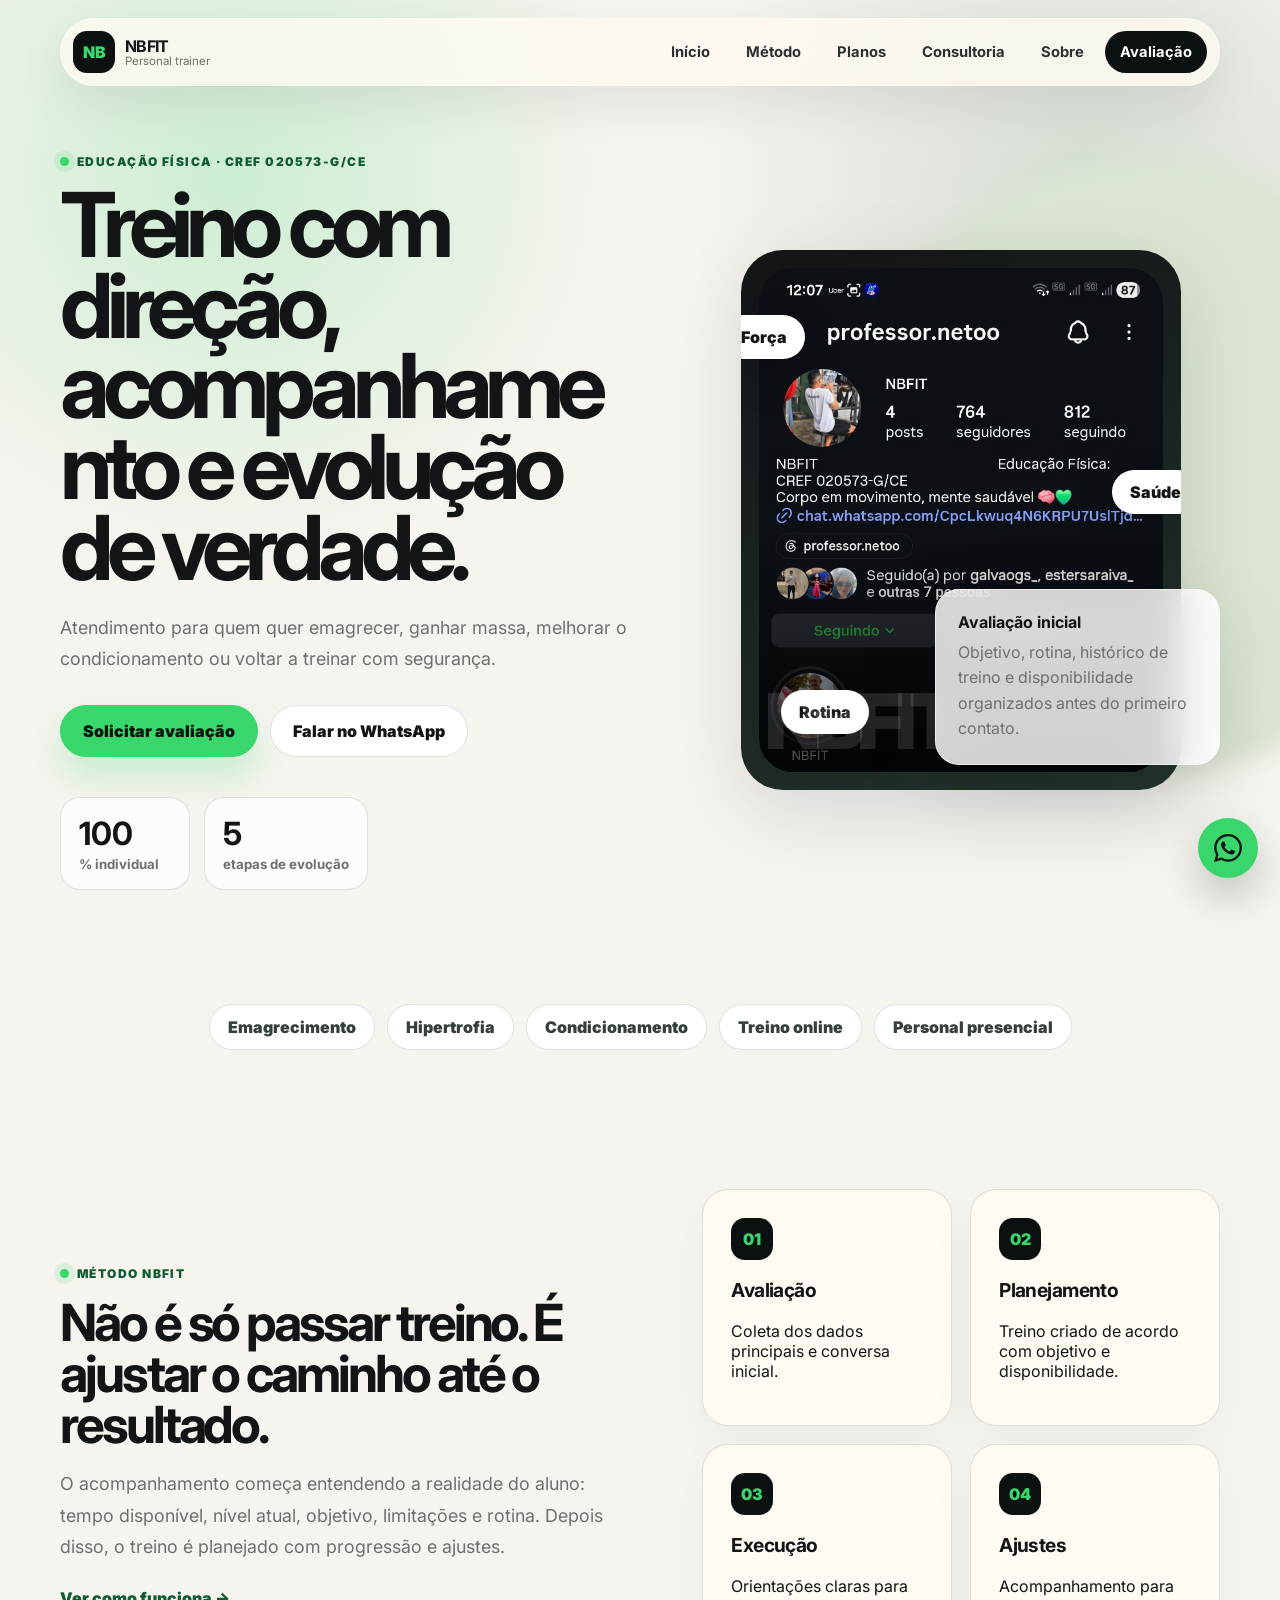
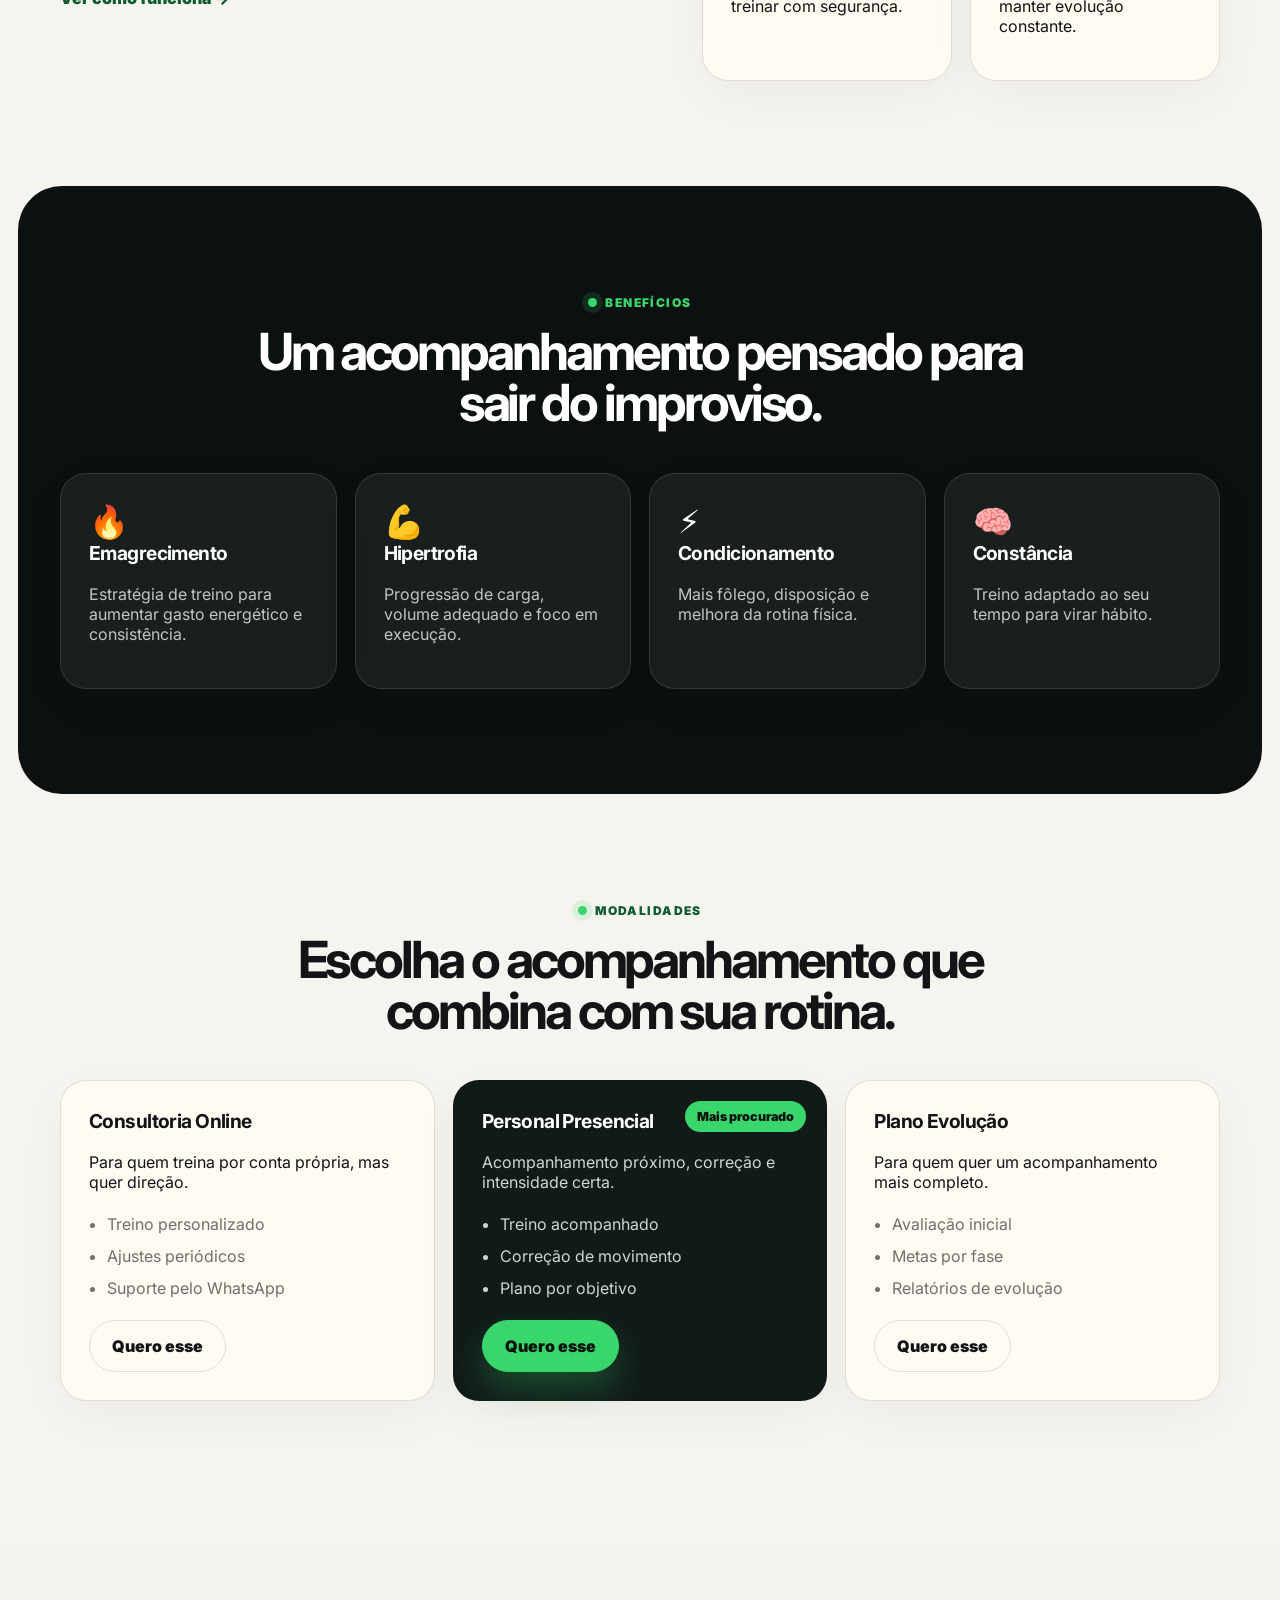
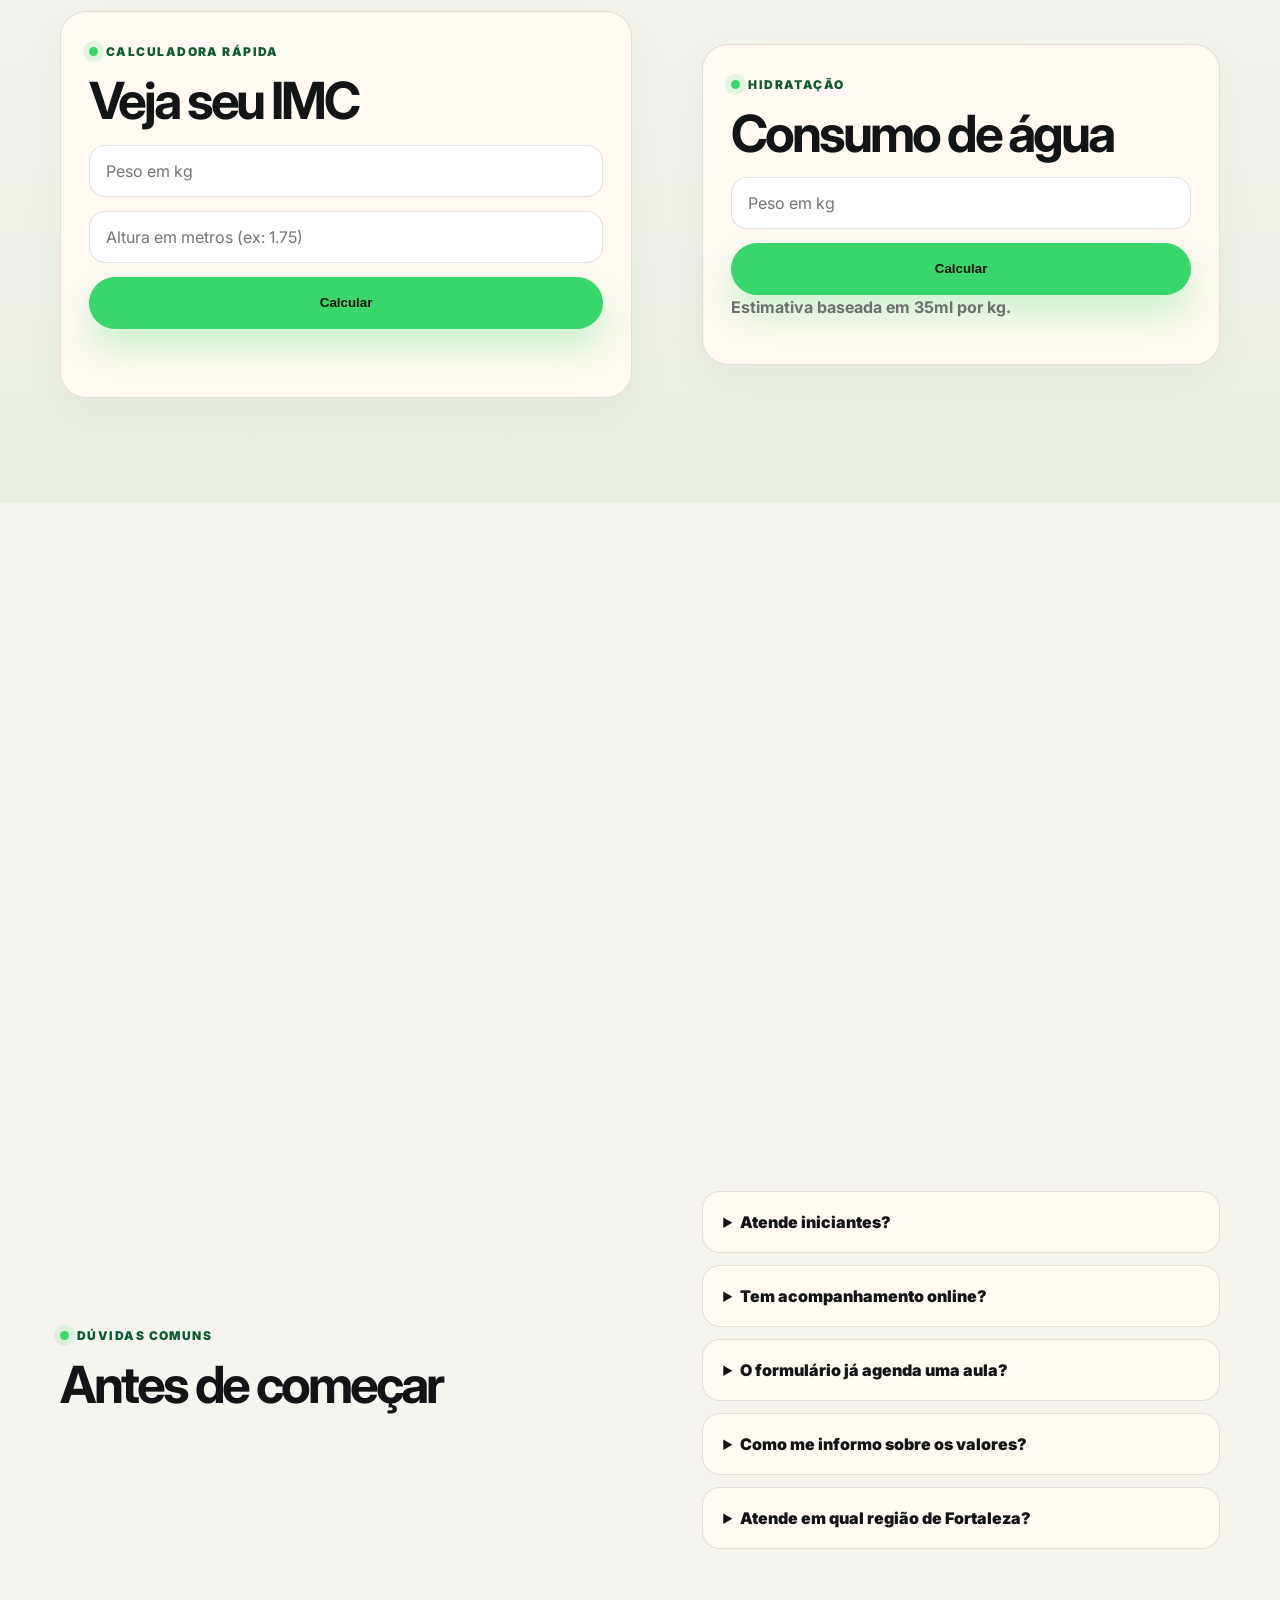
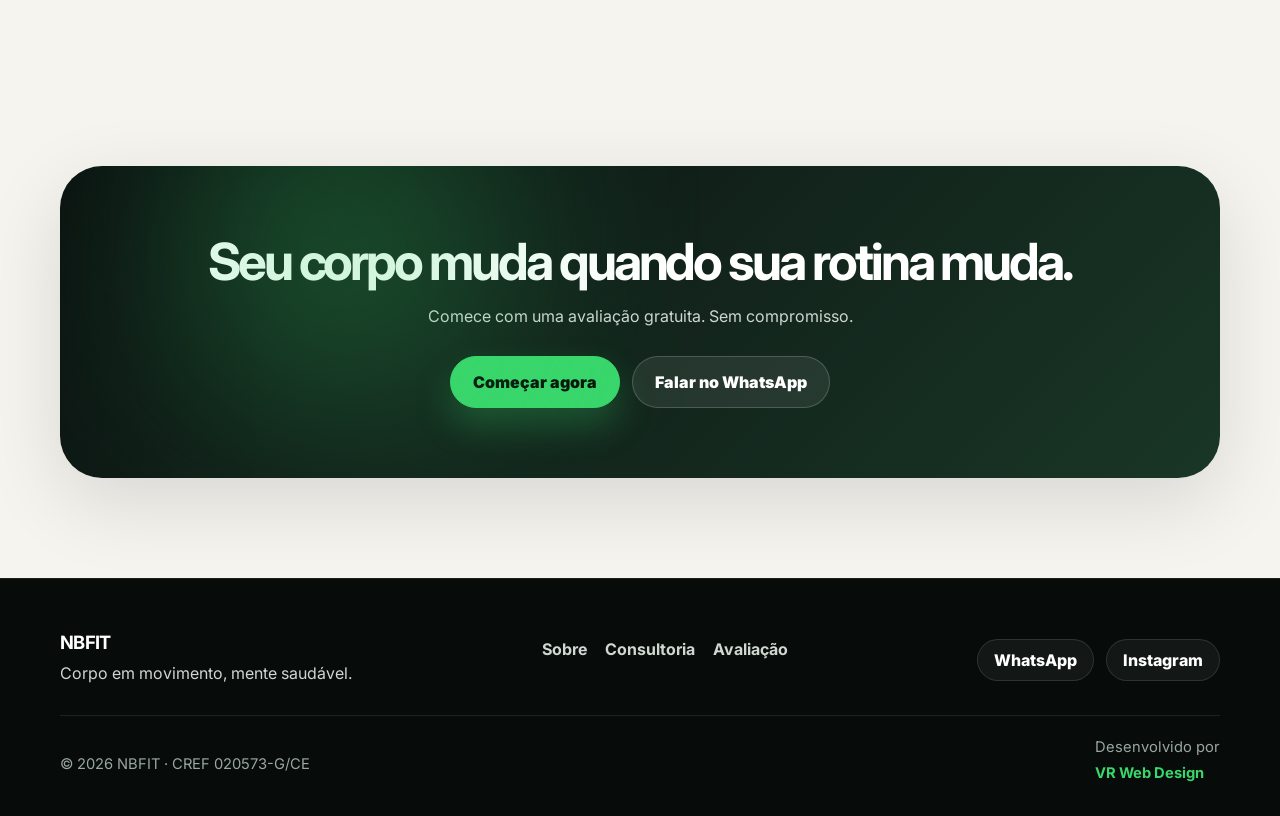
<file: nbfit-site/index.html>
<!DOCTYPE html>
<html lang="pt-BR">
<head>
  <meta charset="UTF-8" />
  <meta name="viewport" content="width=device-width, initial-scale=1.0" />
  <title>NBFIT | Personal Trainer em Fortaleza</title>
  <meta name="description" content="Treinamento personalizado presencial e online com Educador Físico registrado no CREF. Avaliação inicial via WhatsApp." />
  <meta property="og:title" content="NBFIT | Personal Trainer em Fortaleza" />
  <meta property="og:description" content="Treinamento personalizado com Educador Físico registrado no CREF. Avaliação inicial grátis via WhatsApp." />
  <meta property="og:type" content="website" />
  <link rel="preconnect" href="https://fonts.googleapis.com">
  <link rel="preconnect" href="https://fonts.gstatic.com" crossorigin>
  <link href="https://fonts.googleapis.com/css2?family=Inter:wght@400;500;600;700;800;900&display=swap" rel="stylesheet">
  <link rel="stylesheet" href="css/style.css" />
</head>
<body>
  <header class="site-header" data-header>
    <a class="brand" href="index.html" aria-label="NBFIT início">
      <span class="brand-mark">NB</span>
      <span><strong>NBFIT</strong><small>Personal trainer</small></span>
    </a>
    <button class="nav-toggle" data-nav-toggle aria-label="Abrir menu"><span></span><span></span><span></span></button>
    <nav class="nav" data-nav>
      <a href="#inicio">Início</a>
      <a href="#metodo">Método</a>
      <a href="#planos">Planos</a>
      <a href="consultoria.html">Consultoria</a>
      <a href="sobre.html">Sobre</a>
      <a href="avaliacao.html" class="nav-cta">Avaliação</a>
    </nav>
  </header>

  <main>
    <!-- HERO -->
    <section class="hero" id="inicio">
      <div class="hero-bg"></div>
      <div class="container hero-grid">
        <div class="hero-copy reveal">
          <span class="eyebrow">Educação Física · CREF 020573-G/CE</span>
          <h1>Treino com direção, acompanhamento e evolução de verdade.</h1>
          <p>Atendimento para quem quer emagrecer, ganhar massa, melhorar o condicionamento ou voltar a treinar com segurança.</p>
          <div class="hero-actions">
            <a class="btn primary" href="avaliacao.html">Solicitar avaliação</a>
            <a class="btn ghost" data-whatsapp-simple href="#">Falar no WhatsApp</a>
          </div>
          <div class="hero-stats" aria-label="Indicadores">
            <div><strong data-count="100">0</strong><span>% individual</span></div>
            <div><strong data-count="5">0</strong><span>etapas de evolução</span></div>
            
          </div>
        </div>

        <div class="hero-card reveal delay-1">
          <div class="profile-orbit">
            <div class="profile-photo"></div>
            <span class="orbit-item one">Força</span>
            <span class="orbit-item two">Saúde</span>
            <span class="orbit-item three">Rotina</span>
          </div>
          <div class="mini-panel glass">
            <strong>Avaliação inicial</strong>
            <p>Objetivo, rotina, histórico de treino e disponibilidade organizados antes do primeiro contato.</p>
          </div>
        </div>
      </div>
    </section>

    <!-- STRIP -->
    <section class="section logos-strip" aria-label="Especialidades">
      <div class="container strip-grid reveal">
        <span>Emagrecimento</span>
        <span>Hipertrofia</span>
        <span>Condicionamento</span>
        <span>Treino online</span>
        <span>Personal presencial</span>
      </div>
    </section>

    <!-- MÉTODO -->
    <section class="section" id="metodo">
      <div class="container two-col">
        <div class="section-copy reveal">
          <span class="eyebrow">Método NBFIT</span>
          <h2>Não é só passar treino. É ajustar o caminho até o resultado.</h2>
          <p>O acompanhamento começa entendendo a realidade do aluno: tempo disponível, nível atual, objetivo, limitações e rotina. Depois disso, o treino é planejado com progressão e ajustes.</p>
          <a href="consultoria.html" class="text-link">Ver como funciona →</a>
        </div>
        <div class="steps reveal delay-1">
          <article><span>01</span><h3>Avaliação</h3><p>Coleta dos dados principais e conversa inicial.</p></article>
          <article><span>02</span><h3>Planejamento</h3><p>Treino criado de acordo com objetivo e disponibilidade.</p></article>
          <article><span>03</span><h3>Execução</h3><p>Orientações claras para treinar com segurança.</p></article>
          <article><span>04</span><h3>Ajustes</h3><p>Acompanhamento para manter evolução constante.</p></article>
        </div>
      </div>
    </section>

    <!-- BENEFÍCIOS -->
    <section class="section dark-section">
      <div class="container">
        <div class="section-heading reveal">
          <span class="eyebrow">Benefícios</span>
          <h2>Um acompanhamento pensado para sair do improviso.</h2>
        </div>
        <div class="benefit-grid">
          <article class="benefit-card reveal"><span>🔥</span><h3>Emagrecimento</h3><p>Estratégia de treino para aumentar gasto energético e consistência.</p></article>
          <article class="benefit-card reveal delay-1"><span>💪</span><h3>Hipertrofia</h3><p>Progressão de carga, volume adequado e foco em execução.</p></article>
          <article class="benefit-card reveal delay-2"><span>⚡</span><h3>Condicionamento</h3><p>Mais fôlego, disposição e melhora da rotina física.</p></article>
          <article class="benefit-card reveal delay-3"><span>🧠</span><h3>Constância</h3><p>Treino adaptado ao seu tempo para virar hábito.</p></article>
        </div>
      </div>
    </section>

    <!-- PLANOS -->
    <section class="section" id="planos">
      <div class="container">
        <div class="section-heading reveal">
          <span class="eyebrow">Modalidades</span>
          <h2>Escolha o acompanhamento que combina com sua rotina.</h2>
        </div>
        <div class="pricing-grid">
          <article class="price-card reveal">
            <h3>Consultoria Online</h3>
            <p>Para quem treina por conta própria, mas quer direção.</p>
            <ul>
              <li>Treino personalizado</li>
              <li>Ajustes periódicos</li>
              <li>Suporte pelo WhatsApp</li>
            </ul>
            <a href="avaliacao.html?plano=consultoria-online" class="btn outline">Quero esse</a>
          </article>
          <article class="price-card featured reveal delay-1">
            <div class="badge">Mais procurado</div>
            <h3>Personal Presencial</h3>
            <p>Acompanhamento próximo, correção e intensidade certa.</p>
            <ul>
              <li>Treino acompanhado</li>
              <li>Correção de movimento</li>
              <li>Plano por objetivo</li>
            </ul>
            <a href="avaliacao.html?plano=personal-presencial" class="btn primary">Quero esse</a>
          </article>
          <article class="price-card reveal delay-2">
            <h3>Plano Evolução</h3>
            <p>Para quem quer um acompanhamento mais completo.</p>
            <ul>
              <li>Avaliação inicial</li>
              <li>Metas por fase</li>
              <li>Relatórios de evolução</li>
            </ul>
            <a href="avaliacao.html?plano=plano-evolucao" class="btn outline">Quero esse</a>
          </article>
        </div>
      </div>
    </section>

    <!-- FERRAMENTAS -->
    <section class="section tools-section">
      <div class="container tools-grid">
        <div class="tool-card reveal">
          <span class="eyebrow">Calculadora rápida</span>
          <h2>Veja seu IMC</h2>
          <form class="mini-form" data-imc-form>
            <input type="number" step="0.1" min="30" max="300" name="peso" placeholder="Peso em kg" required>
            <input type="number" step="0.01" min="1" max="2.5" name="altura" placeholder="Altura em metros (ex: 1.75)" required>
            <button class="btn primary" type="submit">Calcular</button>
          </form>
          <p class="result" data-imc-result></p>
        </div>
        <div class="tool-card reveal delay-1">
          <span class="eyebrow">Hidratação</span>
          <h2>Consumo de água</h2>
          <form class="mini-form" data-water-form>
            <input type="number" step="0.1" min="30" max="300" name="peso" placeholder="Peso em kg" required>
            <button class="btn primary" type="submit">Calcular</button>
          </form>
          <p class="result" data-water-result>Estimativa baseada em 35ml por kg.</p>
        </div>
      </div>
    </section>

    <!-- DEPOIMENTOS -->
    <section class="section testimonials-section">
      <div class="container">
        <div class="section-heading reveal">
          <span class="eyebrow">Resultados</span>
          <h2>Quem já treinou com o Professor Neto.</h2>
        </div>
        <div class="testimonial-grid">
          <blockquote class="testimonial-card reveal">
            <p>"Comecei sem saber nada de academia. Em 3 meses já tinha uma rotina real e os resultados apareceram."</p>
            <footer><strong>Aluno 1</strong><span>Emagrecimento</span></footer>
          </blockquote>
          <blockquote class="testimonial-card reveal delay-1">
            <p>"O treino online funcionou porque ele acompanha de verdade. Não é só mandar planilha e sumir."</p>
            <footer><strong>Aluno 2</strong><span>Consultoria Online</span></footer>
          </blockquote>
          <blockquote class="testimonial-card reveal delay-2">
            <p>"Voltei a treinar depois de anos parado. A evolução foi no ritmo certo, sem me machucar."</p>
            <footer><strong>Aluno 3</strong><span>Personal Presencial</span></footer>
          </blockquote>
        </div>
       
      </div>
    </section>

    <!-- FAQ -->
    <section class="section faq-section">
      <div class="container two-col">
        <div class="section-copy reveal">
          <span class="eyebrow">Dúvidas comuns</span>
          <h2>Antes de começar</h2>
        </div>
        <div class="faq reveal delay-1">
          <details>
            <summary>Atende iniciantes?</summary>
            <p>Sim. O treino pode começar do zero, respeitando seu nível atual e evoluindo no ritmo certo.</p>
          </details>
          <details>
            <summary>Tem acompanhamento online?</summary>
            <p>Sim. A consultoria online é indicada para quem treina em academia, condomínio ou em casa.</p>
          </details>
          <details>
            <summary>O formulário já agenda uma aula?</summary>
            <p>Não. Ele envia suas informações pelo WhatsApp para iniciar a avaliação e o Professor Neto retorna com o direcionamento.</p>
          </details>
          <details>
            <summary>Como me informo sobre os valores?</summary>
            <p>A proposta varia conforme modalidade, frequência e objetivo. O valor é informado após a avaliação.</p>
          </details>
          <details>
            <summary>Atende em qual região de Fortaleza?</summary>
            <p>Atendimento presencial em Fortaleza-CE. Para outras cidades, a consultoria online é a opção indicada.</p>
          </details>
        </div>
      </div>
    </section>

    <!-- CTA FINAL -->
    <section class="cta-final reveal">
      <div class="container cta-box">
        <h2>Seu corpo muda quando sua rotina muda.</h2>
        <p>Comece com uma avaliação gratuita. Sem compromisso.</p>
        <div class="cta-actions">
          <a class="btn primary" href="avaliacao.html">Começar agora</a>
          <a class="btn ghost" data-whatsapp-simple href="#">Falar no WhatsApp</a>
        </div>
      </div>
    </section>
  </main>

  <footer class="footer">
    <div class="container footer-content">
      <div class="footer-brand">
        <strong>NBFIT</strong>
        <p>Corpo em movimento, mente saudável.</p>
      </div>
      <nav class="footer-nav" aria-label="Links do rodapé">
        <a href="sobre.html">Sobre</a>
        <a href="consultoria.html">Consultoria</a>
        <a href="avaliacao.html">Avaliação</a>
      </nav>
      <div class="footer-contact">
        <a data-whatsapp-simple href="#">WhatsApp</a>
        <a href="https://www.instagram.com/professor.netoo" target="_blank" rel="noopener">Instagram</a>
      </div>
    </div>
    <div class="container footer-bottom">
      <span>© 2026 NBFIT · CREF 020573-G/CE</span>
      <span>Desenvolvido por <a href="https://portifolio-vrss.netlify.app" target="_blank" rel="noopener"><strong>VR Web Design</strong></a></span>
    </div>
  </footer>

  <a class="floating-whatsapp" data-whatsapp-simple href="#" aria-label="Falar no WhatsApp">
    <svg width="28" height="28" viewBox="0 0 24 24" fill="currentColor"><path d="M17.472 14.382c-.297-.149-1.758-.867-2.03-.967-.273-.099-.471-.148-.67.15-.197.297-.767.966-.94 1.164-.173.199-.347.223-.644.075-.297-.15-1.255-.463-2.39-1.475-.883-.788-1.48-1.761-1.653-2.059-.173-.297-.018-.458.13-.606.134-.133.298-.347.446-.52.149-.174.198-.298.298-.497.099-.198.05-.371-.025-.52-.075-.149-.669-1.612-.916-2.207-.242-.579-.487-.5-.669-.51-.173-.008-.371-.01-.57-.01-.198 0-.52.074-.792.372-.272.297-1.04 1.016-1.04 2.479 0 1.462 1.065 2.875 1.213 3.074.149.198 2.096 3.2 5.077 4.487.709.306 1.262.489 1.694.625.712.227 1.36.195 1.871.118.571-.085 1.758-.719 2.006-1.413.248-.694.248-1.289.173-1.413-.074-.124-.272-.198-.57-.347m-5.421 7.403h-.004a9.87 9.87 0 01-5.031-1.378l-.361-.214-3.741.982.998-3.648-.235-.374a9.86 9.86 0 01-1.51-5.26c.001-5.45 4.436-9.884 9.888-9.884 2.64 0 5.122 1.03 6.988 2.898a9.825 9.825 0 012.893 6.994c-.003 5.45-4.437 9.884-9.885 9.884m8.413-18.297A11.815 11.815 0 0012.05 0C5.495 0 .16 5.335.157 11.892c0 2.096.547 4.142 1.588 5.945L.057 24l6.305-1.654a11.882 11.882 0 005.683 1.448h.005c6.554 0 11.89-5.335 11.893-11.893a11.821 11.821 0 00-3.48-8.413Z"/></svg>
  </a>
  <script src="js/script.js"></script>
</body>
</html>
</file>
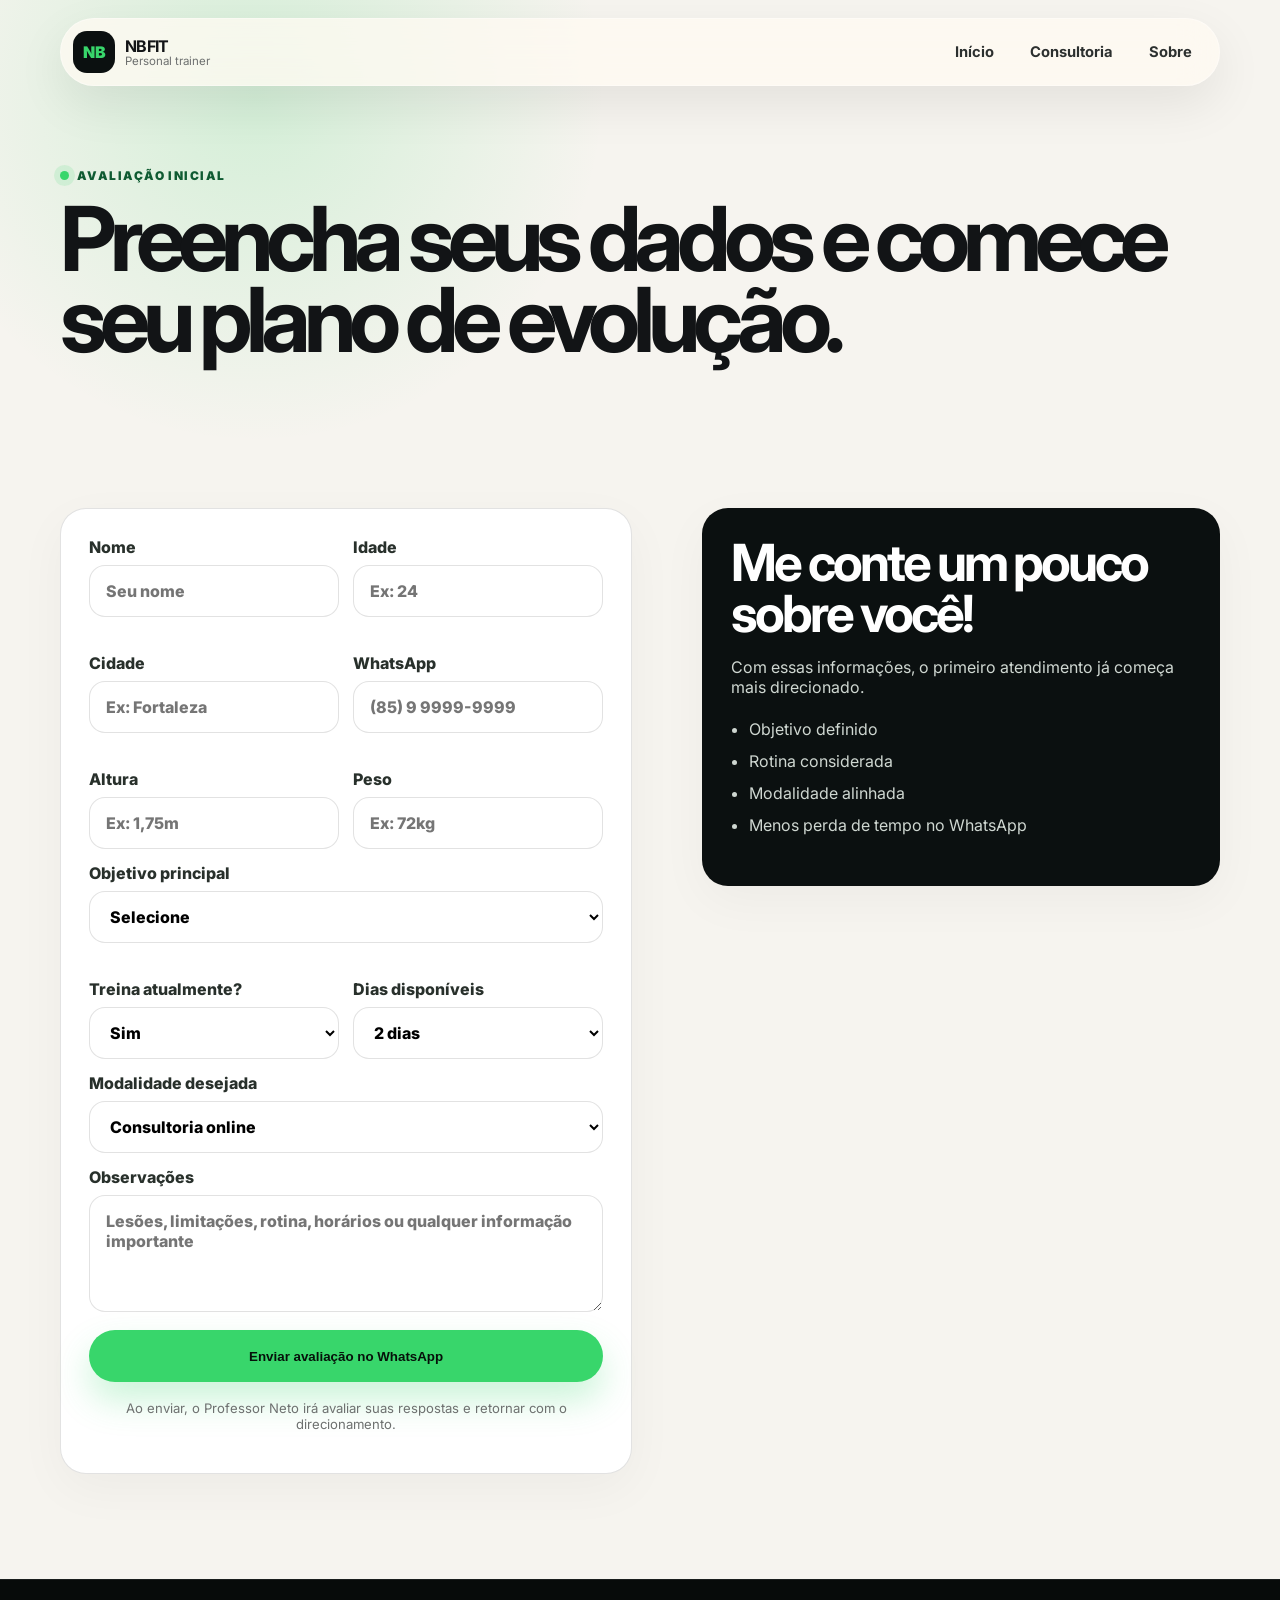
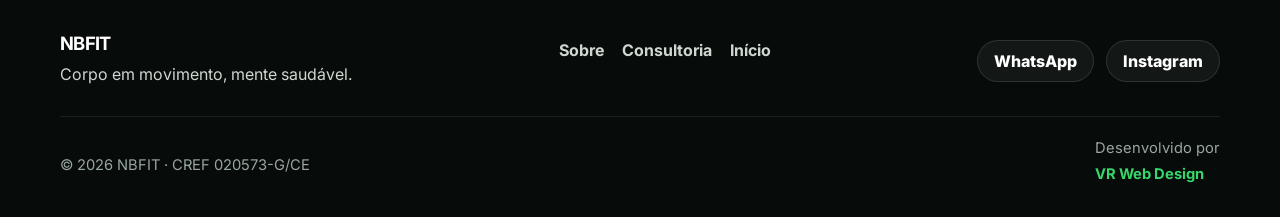
<file: nbfit-site/avaliacao.html>
<!DOCTYPE html>
<html lang="pt-BR">
<head>
  <meta charset="UTF-8" />
  <meta name="viewport" content="width=device-width, initial-scale=1.0" />
  <title>Avaliação | NBFIT</title>
  <meta name="description" content="Preencha seus dados e envie sua avaliação inicial direto para o WhatsApp do Professor Neto." />
  <link rel="preconnect" href="https://fonts.googleapis.com">
  <link rel="preconnect" href="https://fonts.gstatic.com" crossorigin>
  <link href="https://fonts.googleapis.com/css2?family=Inter:wght@400;500;600;700;800;900&display=swap" rel="stylesheet">
  <link rel="stylesheet" href="css/style.css" />
</head>
<body>
  <header class="site-header" data-header>
    <a class="brand" href="index.html" aria-label="NBFIT início">
      <span class="brand-mark">NB</span>
      <span><strong>NBFIT</strong><small>Personal trainer</small></span>
    </a>
    <button class="nav-toggle" data-nav-toggle aria-label="Abrir menu"><span></span><span></span><span></span></button>
    <nav class="nav" data-nav>
      <a href="index.html">Início</a>
      <a href="consultoria.html">Consultoria</a>
      <a href="sobre.html">Sobre</a>
    </nav>
  </header>

  <main>
    <section class="page-hero compact">
      <div class="container reveal">
        <span class="eyebrow">Avaliação inicial</span>
        <h1>Preencha seus dados e comece seu plano de evolução.</h1>
        
      </div>
    </section>

    <section class="section form-section">
      <div class="container form-layout">
        <form class="assessment-form reveal" data-assessment-form novalidate>
          <div class="form-row">
            <label>Nome
              <input name="nome" required placeholder="Seu nome" autocomplete="name">
              <span class="field-error" data-error-for="nome"></span>
            </label>
            <label>Idade
              <input type="number" name="idade" required placeholder="Ex: 24" min="12" max="100">
              <span class="field-error" data-error-for="idade"></span>
            </label>
          </div>
          <div class="form-row">
            <label>Cidade
              <input name="cidade" placeholder="Ex: Fortaleza" autocomplete="address-level2">
            </label>
            <label>WhatsApp
              <input name="telefone" placeholder="(85) 9 9999-9999" inputmode="tel" autocomplete="tel">
              <span class="field-error" data-error-for="telefone"></span>
            </label>
          </div>
          <div class="form-row">
            <label>Altura
              <input name="altura" placeholder="Ex: 1,75m">
            </label>
            <label>Peso
              <input name="peso" placeholder="Ex: 72kg">
            </label>
          </div>
          <label>Objetivo principal
            <select name="objetivo" required>
              <option value="">Selecione</option>
              <option>Emagrecimento</option>
              <option>Ganho de massa muscular</option>
              <option>Condicionamento físico</option>
              <option>Saúde e qualidade de vida</option>
              <option>Voltar a treinar</option>
              <option>Outro</option>
            </select>
            <span class="field-error" data-error-for="objetivo"></span>
          </label>
          <div class="form-row">
            <label>Treina atualmente?
              <select name="treina">
                <option>Sim</option>
                <option>Não</option>
                <option>Estou voltando agora</option>
              </select>
            </label>
            <label>Dias disponíveis
              <select name="dias">
                <option>2 dias</option>
                <option>3 dias</option>
                <option>4 dias</option>
                <option>5 dias ou mais</option>
              </select>
            </label>
          </div>
          <label>Modalidade desejada
            <select name="modalidade">
              <option>Consultoria online</option>
              <option>Personal presencial</option>
              <option>Plano evolução</option>
              <option>Ainda não sei</option>
            </select>
          </label>
          <label>Observações
            <textarea name="obs" rows="5" placeholder="Lesões, limitações, rotina, horários ou qualquer informação importante"></textarea>
          </label>
          <button class="btn primary full" type="submit">
            <span class="btn-text">Enviar avaliação no WhatsApp</span>
          </button>
          <p class="form-disclaimer">Ao enviar, o Professor Neto irá avaliar suas respostas e retornar com o direcionamento.</p>
        </form>

        <aside class="form-aside reveal delay-1">
          <h2>Me conte um pouco sobre você!</h2>
          <p>Com essas informações, o primeiro atendimento já começa mais direcionado.</p>
          <ul>
            <li>Objetivo definido</li>
            <li>Rotina considerada</li>
            <li>Modalidade alinhada</li>
            <li>Menos perda de tempo no WhatsApp</li>
          </ul>
        </aside>
      </div>
    </section>
  </main>

  <footer class="footer">
    <div class="container footer-content">
      <div class="footer-brand">
        <strong>NBFIT</strong>
        <p>Corpo em movimento, mente saudável.</p>
      </div>
      <nav class="footer-nav" aria-label="Links do rodapé">
        <a href="sobre.html">Sobre</a>
        <a href="consultoria.html">Consultoria</a>
        <a href="index.html">Início</a>
      </nav>
      <div class="footer-contact">
        <a data-whatsapp-simple href="#">WhatsApp</a>
        <a href="https://www.instagram.com/professor.netoo" target="_blank" rel="noopener">Instagram</a>
      </div>
    </div>
    <div class="container footer-bottom">
      <span>© 2026 NBFIT · CREF 020573-G/CE</span>
      <span>Desenvolvido por <a href="https://portifolio-vrss.netlify.app" target="_blank" rel="noopener"><strong>VR Web Design</strong></a></span>
    </div>
  </footer>
  <script src="js/script.js"></script>
</body>
</html>
</file>
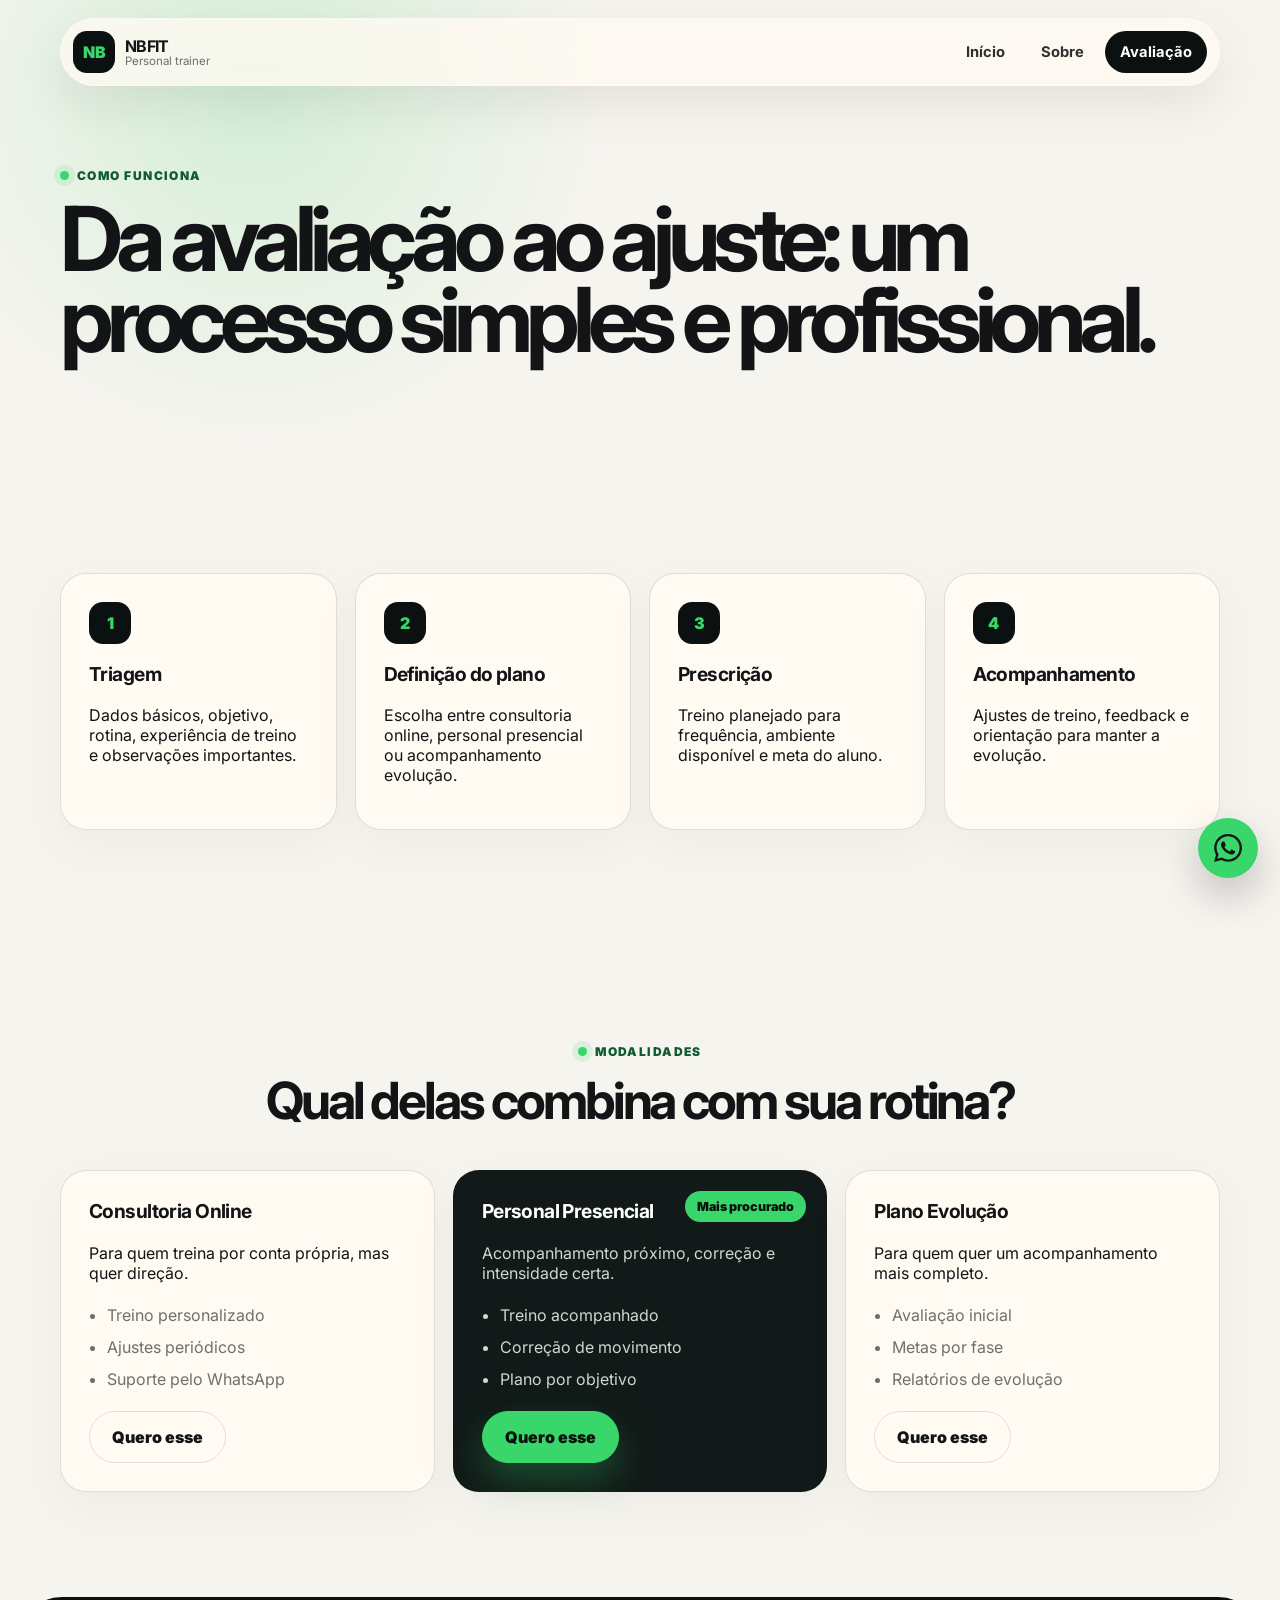
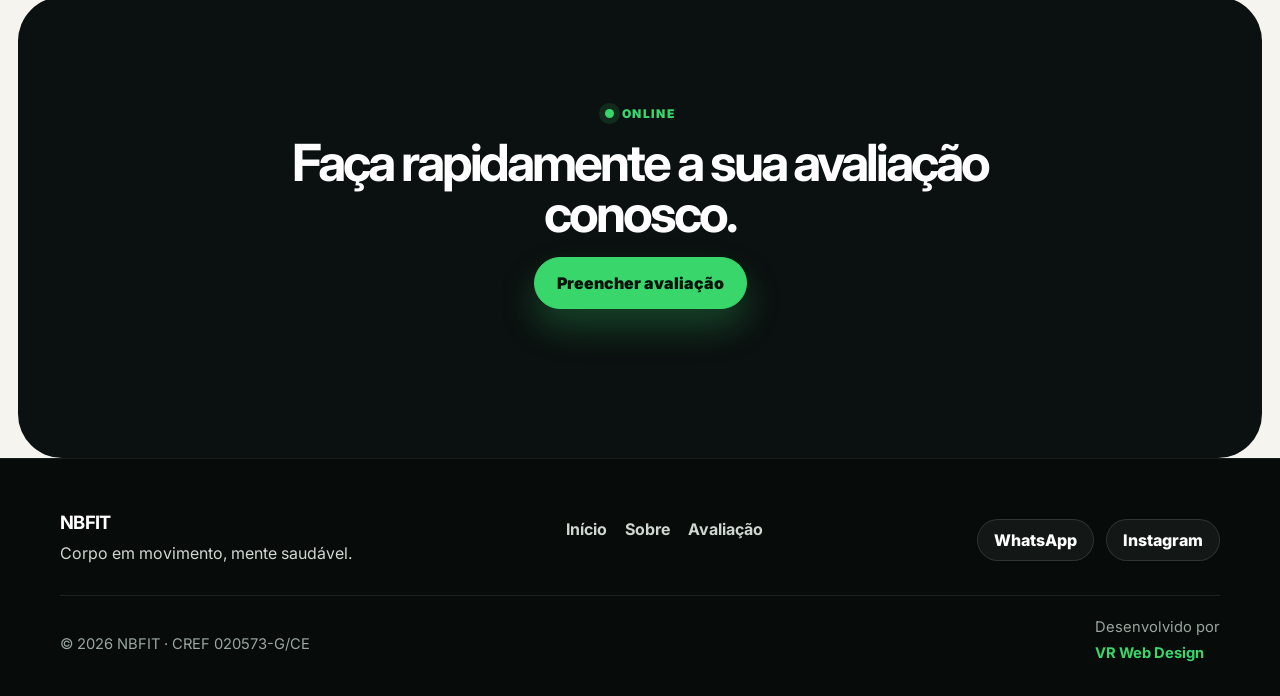
<file: nbfit-site/consultoria.html>
<!DOCTYPE html>
<html lang="pt-BR">
<head>
  <meta charset="UTF-8" />
  <meta name="viewport" content="width=device-width, initial-scale=1.0" />
  <title>Consultoria | NBFIT</title>
  <meta name="description" content="Veja como funciona o acompanhamento NBFIT, da triagem inicial ao ajuste contínuo do treino." />
  <link rel="preconnect" href="https://fonts.googleapis.com">
  <link rel="preconnect" href="https://fonts.gstatic.com" crossorigin>
  <link href="https://fonts.googleapis.com/css2?family=Inter:wght@400;500;600;700;800;900&display=swap" rel="stylesheet">
  <link rel="stylesheet" href="css/style.css" />
</head>
<body>
  <header class="site-header" data-header>
    <a class="brand" href="index.html" aria-label="NBFIT início">
      <span class="brand-mark">NB</span>
      <span><strong>NBFIT</strong><small>Personal trainer</small></span>
    </a>
    <button class="nav-toggle" data-nav-toggle aria-label="Abrir menu"><span></span><span></span><span></span></button>
    <nav class="nav" data-nav>
      <a href="index.html">Início</a>
      <a href="sobre.html">Sobre</a>
      <a href="avaliacao.html" class="nav-cta">Avaliação</a>
    </nav>
  </header>

  <main>
    <section class="page-hero compact">
      <div class="container reveal">
        <span class="eyebrow">Como funciona</span>
        <h1>Da avaliação ao ajuste: um processo simples e profissional.</h1>
      </div>
    </section>

    <section class="section">
      <div class="container timeline">
        <article class="reveal"><span>1</span><h3>Triagem</h3><p>Dados básicos, objetivo, rotina, experiência de treino e observações importantes.</p></article>
        <article class="reveal delay-1"><span>2</span><h3>Definição do plano</h3><p>Escolha entre consultoria online, personal presencial ou acompanhamento evolução.</p></article>
        <article class="reveal delay-2"><span>3</span><h3>Prescrição</h3><p>Treino planejado para frequência, ambiente disponível e meta do aluno.</p></article>
        <article class="reveal delay-3"><span>4</span><h3>Acompanhamento</h3><p>Ajustes de treino, feedback e orientação para manter a evolução.</p></article>
      </div>
    </section>

    <section class="section">
      <div class="container">
        <div class="section-heading reveal">
          <span class="eyebrow">Modalidades</span>
          <h2>Qual delas combina com sua rotina?</h2>
        </div>
        <div class="pricing-grid">
          <article class="price-card reveal">
            <h3>Consultoria Online</h3>
            <p>Para quem treina por conta própria, mas quer direção.</p>
            <ul>
              <li>Treino personalizado</li>
              <li>Ajustes periódicos</li>
              <li>Suporte pelo WhatsApp</li>
            </ul>
            <a href="avaliacao.html?plano=consultoria-online" class="btn outline">Quero esse</a>
          </article>
          <article class="price-card featured reveal delay-1">
            <div class="badge">Mais procurado</div>
            <h3>Personal Presencial</h3>
            <p>Acompanhamento próximo, correção e intensidade certa.</p>
            <ul>
              <li>Treino acompanhado</li>
              <li>Correção de movimento</li>
              <li>Plano por objetivo</li>
            </ul>
            <a href="avaliacao.html?plano=personal-presencial" class="btn primary">Quero esse</a>
          </article>
          <article class="price-card reveal delay-2">
            <h3>Plano Evolução</h3>
            <p>Para quem quer um acompanhamento mais completo.</p>
            <ul>
              <li>Avaliação inicial</li>
              <li>Metas por fase</li>
              <li>Relatórios de evolução</li>
            </ul>
            <a href="avaliacao.html?plano=plano-evolucao" class="btn outline">Quero esse</a>
          </article>
        </div>
      </div>
    </section>

    <section class="section dark-section">
      <div class="container section-heading reveal">
        <span class="eyebrow">Online</span>
        <h2>Faça rapidamente a sua avaliação conosco.</h2>
        <a class="btn primary" href="avaliacao.html">Preencher avaliação</a>
      </div>
    </section>
  </main>

  <footer class="footer">
    <div class="container footer-content">
      <div class="footer-brand">
        <strong>NBFIT</strong>
        <p>Corpo em movimento, mente saudável.</p>
      </div>
      <nav class="footer-nav" aria-label="Links do rodapé">
        <a href="index.html">Início</a>
        <a href="sobre.html">Sobre</a>
        <a href="avaliacao.html">Avaliação</a>
      </nav>
      <div class="footer-contact">
        <a data-whatsapp-simple href="#">WhatsApp</a>
        <a href="https://www.instagram.com/professor.netoo" target="_blank" rel="noopener">Instagram</a>
      </div>
    </div>
    <div class="container footer-bottom">
      <span>© 2026 NBFIT · CREF 020573-G/CE</span>
      <span>Desenvolvido por <a href="https://portifolio-vrss.netlify.app" target="_blank" rel="noopener"><strong>VR Web Design</strong></a></span>
    </div>
  </footer>
  <a class="floating-whatsapp" data-whatsapp-simple href="#" aria-label="Falar no WhatsApp">
    <svg width="28" height="28" viewBox="0 0 24 24" fill="currentColor"><path d="M17.472 14.382c-.297-.149-1.758-.867-2.03-.967-.273-.099-.471-.148-.67.15-.197.297-.767.966-.94 1.164-.173.199-.347.223-.644.075-.297-.15-1.255-.463-2.39-1.475-.883-.788-1.48-1.761-1.653-2.059-.173-.297-.018-.458.13-.606.134-.133.298-.347.446-.52.149-.174.198-.298.298-.497.099-.198.05-.371-.025-.52-.075-.149-.669-1.612-.916-2.207-.242-.579-.487-.5-.669-.51-.173-.008-.371-.01-.57-.01-.198 0-.52.074-.792.372-.272.297-1.04 1.016-1.04 2.479 0 1.462 1.065 2.875 1.213 3.074.149.198 2.096 3.2 5.077 4.487.709.306 1.262.489 1.694.625.712.227 1.36.195 1.871.118.571-.085 1.758-.719 2.006-1.413.248-.694.248-1.289.173-1.413-.074-.124-.272-.198-.57-.347m-5.421 7.403h-.004a9.87 9.87 0 01-5.031-1.378l-.361-.214-3.741.982.998-3.648-.235-.374a9.86 9.86 0 01-1.51-5.26c.001-5.45 4.436-9.884 9.888-9.884 2.64 0 5.122 1.03 6.988 2.898a9.825 9.825 0 012.893 6.994c-.003 5.45-4.437 9.884-9.885 9.884m8.413-18.297A11.815 11.815 0 0012.05 0C5.495 0 .16 5.335.157 11.892c0 2.096.547 4.142 1.588 5.945L.057 24l6.305-1.654a11.882 11.882 0 005.683 1.448h.005c6.554 0 11.89-5.335 11.893-11.893a11.821 11.821 0 00-3.48-8.413Z"/></svg>
  </a>
  <script src="js/script.js"></script>
</body>
</html>
</file>
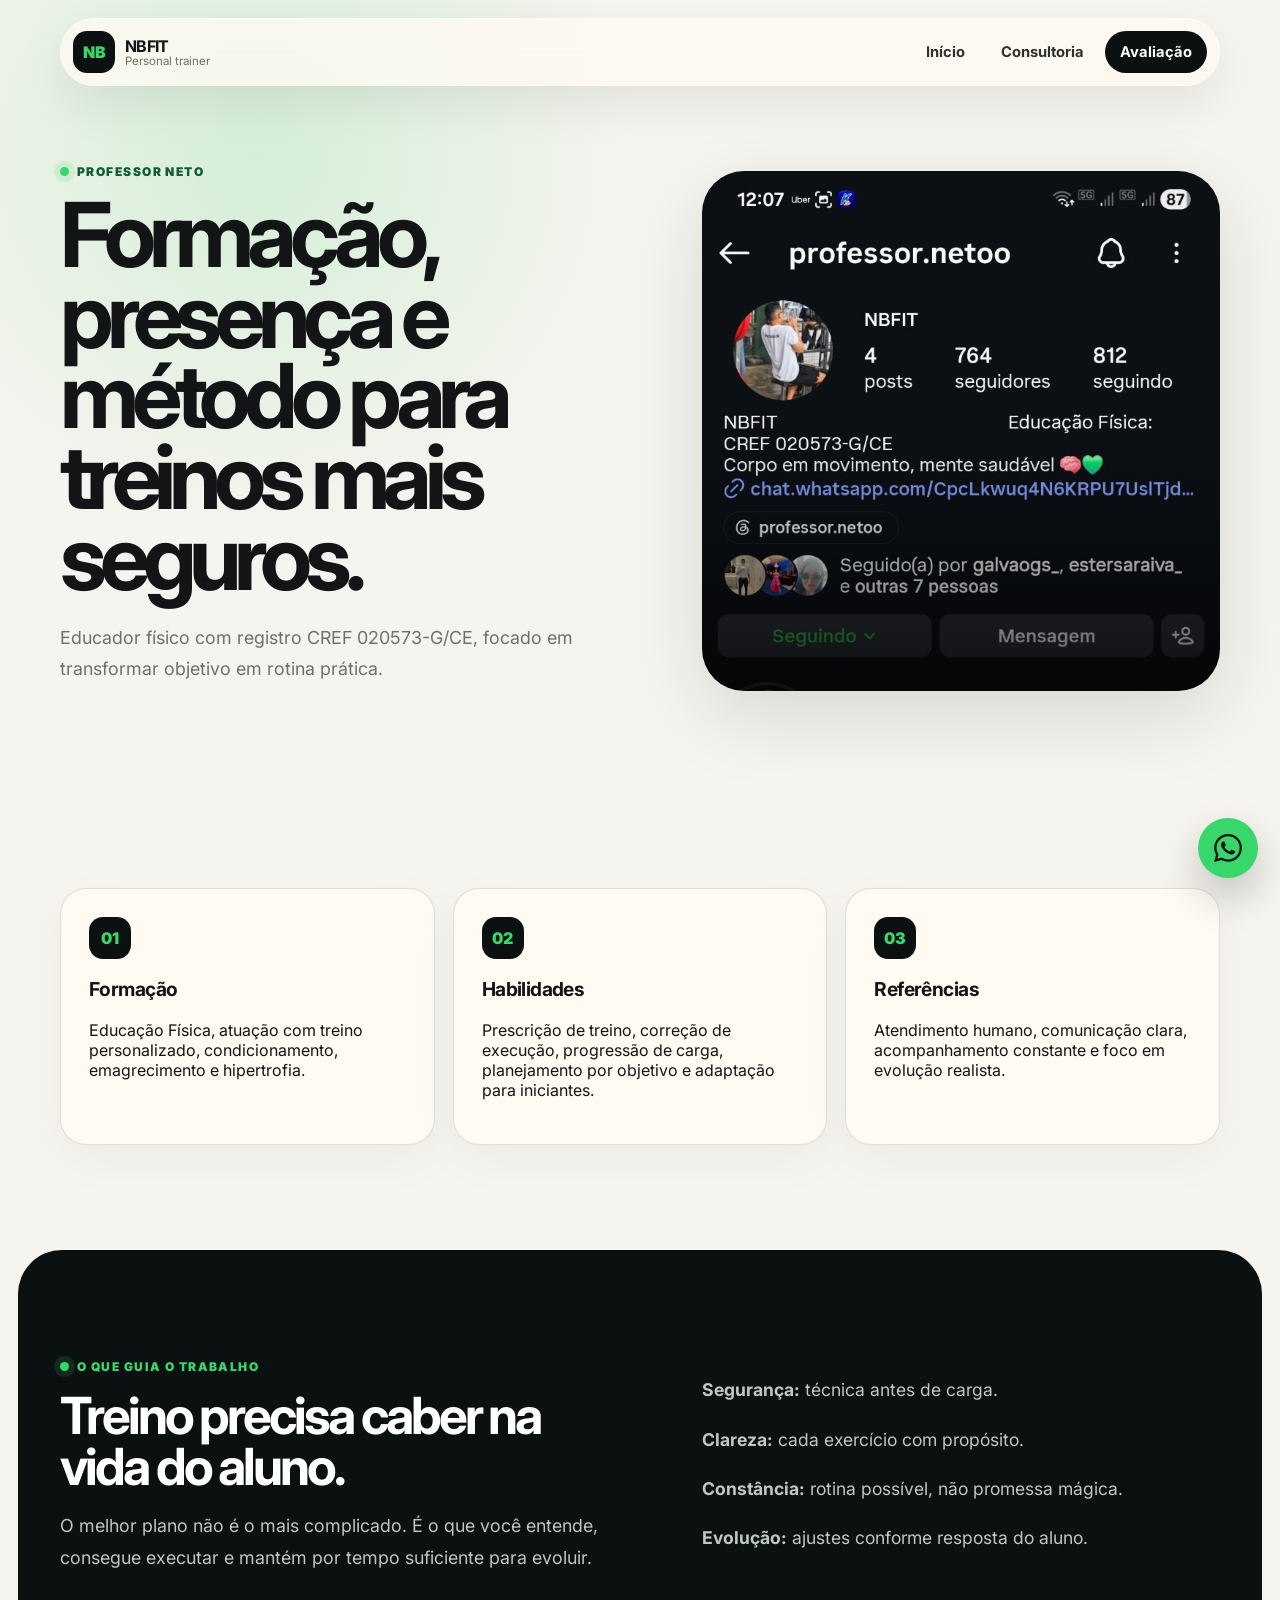
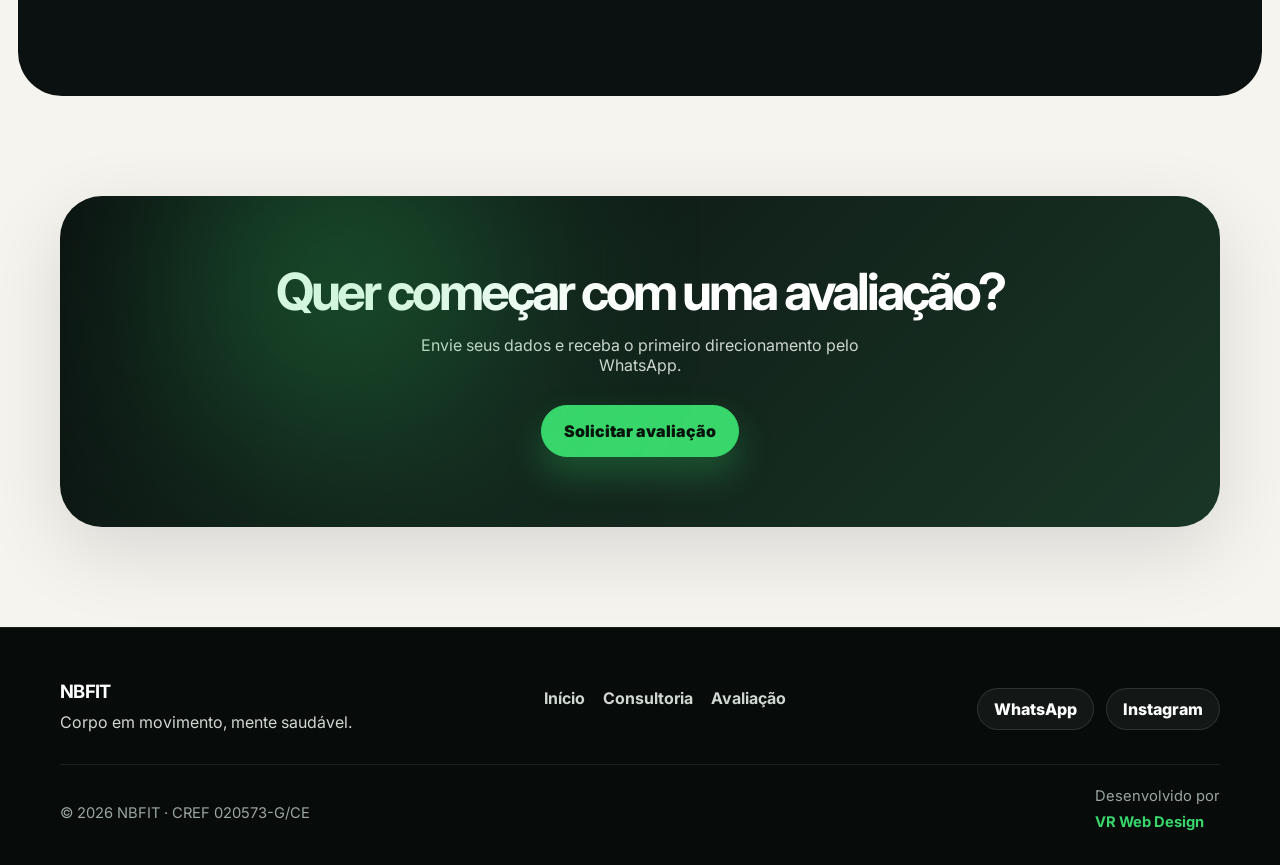
<file: nbfit-site/sobre.html>
<!DOCTYPE html>
<html lang="pt-BR">
<head>
  <meta charset="UTF-8" />
  <meta name="viewport" content="width=device-width, initial-scale=1.0" />
  <title>Sobre | NBFIT</title>
  <meta name="description" content="Conheça o Professor Neto, educador físico CREF 020573-G/CE, especialista em treino personalizado em Fortaleza." />
  <link rel="preconnect" href="https://fonts.googleapis.com">
  <link rel="preconnect" href="https://fonts.gstatic.com" crossorigin>
  <link href="https://fonts.googleapis.com/css2?family=Inter:wght@400;500;600;700;800;900&display=swap" rel="stylesheet">
  <link rel="stylesheet" href="css/style.css" />
</head>
<body>
  <header class="site-header" data-header>
    <a class="brand" href="index.html" aria-label="NBFIT início">
      <span class="brand-mark">NB</span>
      <span><strong>NBFIT</strong><small>Personal trainer</small></span>
    </a>
    <button class="nav-toggle" data-nav-toggle aria-label="Abrir menu"><span></span><span></span><span></span></button>
    <nav class="nav" data-nav>
      <a href="index.html">Início</a>
      <a href="consultoria.html">Consultoria</a>
      <a href="avaliacao.html" class="nav-cta">Avaliação</a>
    </nav>
  </header>

  <main>
    <section class="page-hero">
      <div class="container page-grid">
        <div class="reveal">
          <span class="eyebrow">Professor Neto</span>
          <h1>Formação, presença e método para treinos mais seguros.</h1>
          <p>Educador físico com registro CREF 020573-G/CE, focado em transformar objetivo em rotina prática.</p>
        </div>
        <div class="about-photo reveal delay-1" role="img" aria-label="Foto do Professor Neto"></div>
      </div>
    </section>

    <section class="section">
      <div class="container credential-grid">
        <article class="credential reveal">
          <span>01</span>
          <h3>Formação</h3>
          <p>Educação Física, atuação com treino personalizado, condicionamento, emagrecimento e hipertrofia.</p>
        </article>
        <article class="credential reveal delay-1">
          <span>02</span>
          <h3>Habilidades</h3>
          <p>Prescrição de treino, correção de execução, progressão de carga, planejamento por objetivo e adaptação para iniciantes.</p>
        </article>
        <article class="credential reveal delay-2">
          <span>03</span>
          <h3>Referências</h3>
          <p>Atendimento humano, comunicação clara, acompanhamento constante e foco em evolução realista.</p>
        </article>
      </div>
    </section>

    <section class="section dark-section">
      <div class="container two-col">
        <div class="section-copy reveal">
          <span class="eyebrow">O que guia o trabalho</span>
          <h2>Treino precisa caber na vida do aluno.</h2>
          <p>O melhor plano não é o mais complicado. É o que você entende, consegue executar e mantém por tempo suficiente para evoluir.</p>
        </div>
        <div class="values-list reveal delay-1">
          <p><strong>Segurança:</strong> técnica antes de carga.</p>
          <p><strong>Clareza:</strong> cada exercício com propósito.</p>
          <p><strong>Constância:</strong> rotina possível, não promessa mágica.</p>
          <p><strong>Evolução:</strong> ajustes conforme resposta do aluno.</p>
        </div>
      </div>
    </section>

    <section class="cta-final reveal">
      <div class="container cta-box">
        <h2>Quer começar com uma avaliação?</h2>
        <p>Envie seus dados e receba o primeiro direcionamento pelo WhatsApp.</p>
        <a class="btn primary" href="avaliacao.html">Solicitar avaliação</a>
      </div>
    </section>
  </main>

  <footer class="footer">
    <div class="container footer-content">
      <div class="footer-brand">
        <strong>NBFIT</strong>
        <p>Corpo em movimento, mente saudável.</p>
      </div>
      <nav class="footer-nav" aria-label="Links do rodapé">
        <a href="index.html">Início</a>
        <a href="consultoria.html">Consultoria</a>
        <a href="avaliacao.html">Avaliação</a>
      </nav>
      <div class="footer-contact">
        <a data-whatsapp-simple href="#">WhatsApp</a>
        <a href="https://www.instagram.com/professor.netoo" target="_blank" rel="noopener">Instagram</a>
      </div>
    </div>
    <div class="container footer-bottom">
      <span>© 2026 NBFIT · CREF 020573-G/CE</span>
      <span>Desenvolvido por <a href="https://portifolio-vrss.netlify.app" target="_blank" rel="noopener"><strong>VR Web Design</strong></a></span>
    </div>
  </footer>
  <a class="floating-whatsapp" data-whatsapp-simple href="#" aria-label="Falar no WhatsApp">
    <svg width="28" height="28" viewBox="0 0 24 24" fill="currentColor"><path d="M17.472 14.382c-.297-.149-1.758-.867-2.03-.967-.273-.099-.471-.148-.67.15-.197.297-.767.966-.94 1.164-.173.199-.347.223-.644.075-.297-.15-1.255-.463-2.39-1.475-.883-.788-1.48-1.761-1.653-2.059-.173-.297-.018-.458.13-.606.134-.133.298-.347.446-.52.149-.174.198-.298.298-.497.099-.198.05-.371-.025-.52-.075-.149-.669-1.612-.916-2.207-.242-.579-.487-.5-.669-.51-.173-.008-.371-.01-.57-.01-.198 0-.52.074-.792.372-.272.297-1.04 1.016-1.04 2.479 0 1.462 1.065 2.875 1.213 3.074.149.198 2.096 3.2 5.077 4.487.709.306 1.262.489 1.694.625.712.227 1.36.195 1.871.118.571-.085 1.758-.719 2.006-1.413.248-.694.248-1.289.173-1.413-.074-.124-.272-.198-.57-.347m-5.421 7.403h-.004a9.87 9.87 0 01-5.031-1.378l-.361-.214-3.741.982.998-3.648-.235-.374a9.86 9.86 0 01-1.51-5.26c.001-5.45 4.436-9.884 9.888-9.884 2.64 0 5.122 1.03 6.988 2.898a9.825 9.825 0 012.893 6.994c-.003 5.45-4.437 9.884-9.885 9.884m8.413-18.297A11.815 11.815 0 0012.05 0C5.495 0 .16 5.335.157 11.892c0 2.096.547 4.142 1.588 5.945L.057 24l6.305-1.654a11.882 11.882 0 005.683 1.448h.005c6.554 0 11.89-5.335 11.893-11.893a11.821 11.821 0 00-3.48-8.413Z"/></svg>
  </a>
  <script src="js/script.js"></script>
</body>
</html>
</file>
<file: nbfit-site/css/style.css>
:root{--bg:#f6f4ef;--paper:#fffaf2;--ink:#121416;--muted:#6d706f;--line:rgba(18,20,22,.12);--green:#38d66b;--green-dark:#0f5b32;--dark:#0b1010;--dark-2:#111a18;--radius:26px;--shadow:0 24px 80px rgba(0,0,0,.12)}*{box-sizing:border-box}html{scroll-behavior:smooth}body{margin:0;font-family:Inter,system-ui,sans-serif;background:var(--bg);color:var(--ink);overflow-x:hidden}a{color:inherit;text-decoration:none}img{max-width:100%;display:block}.container{width:min(1160px,calc(100% - 40px));margin:auto}.site-header{position:fixed;top:18px;left:50%;transform:translateX(-50%);z-index:50;width:min(1160px,calc(100% - 28px));display:flex;align-items:center;justify-content:space-between;padding:12px;border:1px solid rgba(255,255,255,.35);background:rgba(255,250,242,.76);backdrop-filter:blur(18px);border-radius:999px;box-shadow:0 18px 50px rgba(0,0,0,.08);transition:.25s}.site-header.scrolled{top:10px;background:rgba(255,250,242,.92)}.brand{display:flex;align-items:center;gap:10px}.brand-mark{width:42px;height:42px;display:grid;place-items:center;border-radius:14px;background:var(--dark);color:var(--green);font-weight:900}.brand strong{display:block;letter-spacing:-.04em}.brand small{display:block;color:var(--muted);font-size:.72rem;margin-top:-2px}.nav{display:flex;align-items:center;gap:6px}.nav a{padding:12px 15px;border-radius:999px;color:#2c302f;font-weight:700;font-size:.92rem}.nav a:hover,.nav-cta{background:var(--dark)!important;color:white!important}.nav-toggle{display:none;background:none;border:0;padding:10px}.nav-toggle span{display:block;width:24px;height:2px;background:#111;margin:5px}.hero{position:relative;min-height:100vh;padding:150px 0 80px;display:flex;align-items:center;isolation:isolate}.hero-bg{position:absolute;inset:0;background:radial-gradient(circle at 18% 18%,rgba(56,214,107,.22),transparent 30%),radial-gradient(circle at 85% 20%,rgba(15,91,50,.15),transparent 30%);z-index:-1}.hero:after{content:"";position:absolute;right:-14vw;top:18vh;width:48vw;height:48vw;background:#dbe5d2;border-radius:50%;filter:blur(10px);z-index:-1}.hero-grid,.two-col,.tools-grid,.page-grid,.form-layout{display:grid;grid-template-columns:1.05fr .95fr;gap:70px;align-items:center}.eyebrow{display:inline-flex;align-items:center;gap:8px;font-weight:900;text-transform:uppercase;letter-spacing:.12em;font-size:.75rem;color:var(--green-dark);margin-bottom:16px}.eyebrow:before{content:"";width:9px;height:9px;background:var(--green);border-radius:50%;box-shadow:0 0 0 6px rgba(56,214,107,.14)}h1,h2,h3,p{margin-top:0}h1{font-size:clamp(2.8rem,7vw,6.7rem);line-height:.9;letter-spacing:-.08em;margin-bottom:24px}h2{font-size:clamp(2rem,4vw,4rem);line-height:1;letter-spacing:-.06em;margin-bottom:18px}h3{font-size:1.2rem;letter-spacing:-.03em}.hero-copy p,.section-copy p,.section-heading p,.page-hero p{font-size:1.12rem;line-height:1.75;color:var(--muted);max-width:650px}.hero-actions{display:flex;gap:12px;flex-wrap:wrap;margin-top:30px}.btn{display:inline-flex;align-items:center;justify-content:center;min-height:52px;padding:0 22px;border-radius:999px;border:1px solid var(--line);font-weight:900;cursor:pointer;transition:.25s}.btn:hover{transform:translateY(-3px)}.btn.primary{background:var(--green);color:#06110a;border-color:var(--green);box-shadow:0 18px 35px rgba(56,214,107,.26)}.btn.ghost{background:white}.btn.outline{background:transparent}.btn.full{width:100%;border:0}.hero-stats{display:flex;gap:14px;margin-top:40px;flex-wrap:wrap}.hero-stats div{background:rgba(255,255,255,.7);border:1px solid var(--line);border-radius:20px;padding:16px 18px;min-width:130px}.hero-stats strong{display:block;font-size:2rem}.hero-stats span{color:var(--muted);font-weight:700;font-size:.83rem}.hero-card{min-height:590px;position:relative;display:grid;place-items:center}.profile-orbit{position:relative;width:min(440px,85vw);height:min(540px,100vw);border-radius:42px;background:linear-gradient(155deg,#121416,#24342c);box-shadow:var(--shadow);overflow:hidden}.profile-photo{position:absolute;inset:18px;border-radius:34px;background:linear-gradient(to top,rgba(0,0,0,.72),transparent 48%),url('../assets/img/referencia-instagram.jpg') center top/cover}.profile-orbit:after{content:"NBFIT";position:absolute;left:24px;bottom:22px;font-size:4.8rem;font-weight:900;letter-spacing:-.1em;color:rgba(255,255,255,.12)}.orbit-item{position:absolute;background:white;border-radius:999px;padding:12px 18px;font-weight:900;box-shadow:0 16px 40px rgba(0,0,0,.14);animation:float 4s ease-in-out infinite}.one{top:65px;left:-18px}.two{right:-18px;top:220px;animation-delay:.5s}.three{left:40px;bottom:56px;animation-delay:1s}.glass{position:absolute;right:0;bottom:50px;width:285px;background:rgba(255,255,255,.82);backdrop-filter:blur(18px);border:1px solid rgba(255,255,255,.6);border-radius:24px;padding:22px;box-shadow:var(--shadow)}.glass p{color:var(--muted);line-height:1.6;margin:8px 0 0}.section{padding:105px 0}.logos-strip{padding:34px 0}.strip-grid{display:flex;gap:12px;flex-wrap:wrap;justify-content:center}.strip-grid span{padding:12px 18px;background:#fff;border:1px solid var(--line);border-radius:999px;font-weight:900;color:#344039}.steps,.benefit-grid,.pricing-grid,.credential-grid,.timeline{display:grid;grid-template-columns:repeat(2,1fr);gap:18px}.steps article,.benefit-card,.price-card,.credential,.timeline article,.tool-card,.assessment-form,.form-aside{background:var(--paper);border:1px solid var(--line);border-radius:var(--radius);padding:28px;box-shadow:0 15px 50px rgba(0,0,0,.04);transition:.25s}.steps article:hover,.benefit-card:hover,.price-card:hover{transform:translateY(-6px)}.steps span,.credential span,.timeline span{display:inline-grid;place-items:center;width:42px;height:42px;border-radius:14px;background:var(--dark);color:var(--green);font-weight:900;margin-bottom:18px}.dark-section{background:var(--dark);color:#fff;border-radius:44px;margin:0 18px}.dark-section .eyebrow{color:var(--green)}.dark-section p{color:#bfc8c1}.section-heading{text-align:center;max-width:780px;margin:0 auto 44px}.benefit-grid{grid-template-columns:repeat(4,1fr)}.benefit-card{background:rgba(255,255,255,.06);border-color:rgba(255,255,255,.12)}.benefit-card span{font-size:2rem}.pricing-grid{grid-template-columns:repeat(3,1fr)}.price-card{position:relative}.price-card.featured{background:#111a18;color:white;transform:translateY(-18px)}.price-card.featured p,.price-card.featured li{color:#cfd7d1}.badge{position:absolute;right:20px;top:20px;background:var(--green);color:#06110a;font-weight:900;border-radius:999px;padding:8px 12px;font-size:.78rem}.price-card ul,.form-aside ul{padding-left:18px;color:var(--muted);line-height:2}.tools-section{background:linear-gradient(180deg,transparent,#e9efe5)}.mini-form,.assessment-form{display:grid;gap:14px}.mini-form input,.assessment-form input,.assessment-form select,.assessment-form textarea{width:100%;border:1px solid var(--line);background:white;border-radius:16px;min-height:52px;padding:0 16px;font:inherit;outline:none}.assessment-form textarea{padding-top:15px;resize:vertical}.form-row{display:grid;grid-template-columns:1fr 1fr;gap:14px}label{font-weight:800;color:#28302b}label input,label select,label textarea{margin-top:8px}.result,.form-note{color:var(--muted);line-height:1.6}.faq details{background:var(--paper);border:1px solid var(--line);border-radius:18px;margin-bottom:12px;padding:20px}.faq summary{cursor:pointer;font-weight:900}.faq p{color:var(--muted);line-height:1.7;margin:14px 0 0}.cta-final{padding:100px 0}.cta-box{text-align:center;background:linear-gradient(135deg,var(--dark),#193626);color:white;border-radius:42px;padding:70px 28px;box-shadow:var(--shadow);position:relative;overflow:hidden}.cta-box:before{content:"";position:absolute;width:280px;height:280px;background:var(--green);filter:blur(110px);opacity:.35;left:12%;top:-60px}.cta-box p{color:#cfd7d1}.footer{padding:40px 0;background:#070b0a;color:white}.footer-grid{display:flex;justify-content:space-between;gap:30px;flex-wrap:wrap}.footer a{display:block;color:#cfd7d1;margin:8px 0}.floating-whatsapp{position:fixed;right:22px;bottom:22px;width:60px;height:60px;border-radius:50%;background:var(--green);display:grid;place-items:center;font-size:1.5rem;font-weight:900;box-shadow:0 18px 40px rgba(0,0,0,.22);z-index:40}.page-hero{padding:160px 0 80px;min-height:78vh;display:flex;align-items:center;background:radial-gradient(circle at 20% 20%,rgba(56,214,107,.18),transparent 32%)}.page-hero.compact{min-height:52vh}.about-photo{min-height:520px;border-radius:42px;background:linear-gradient(to top,rgba(0,0,0,.65),transparent 50%),url('../assets/img/referencia-instagram.jpg') center top/cover;box-shadow:var(--shadow)}.credential-grid{grid-template-columns:repeat(3,1fr)}.values-list{font-size:1.1rem;line-height:1.8}.timeline{grid-template-columns:repeat(4,1fr);align-items:stretch}.form-section{padding-top:40px}.form-layout{align-items:start}.assessment-form{background:white}.form-aside{position:sticky;top:110px;background:var(--dark);color:white}.form-aside p,.form-aside li{color:#cfd7d1}.reveal{opacity:0;transform:translateY(28px);transition:opacity .7s ease,transform .7s ease}.reveal.show{opacity:1;transform:none}.delay-1{transition-delay:.12s}.delay-2{transition-delay:.24s}@keyframes float{0%,100%{transform:translateY(0)}50%{transform:translateY(-12px)}}@media(max-width:900px){.nav-toggle{display:block}.nav{position:fixed;left:0;right:0;top:74px;margin:auto;width:calc(100% - 28px);display:none;grid-template-columns:1fr;background:white;border-radius:24px;padding:14px;box-shadow:var(--shadow)}.nav.open{display:grid}.nav a{text-align:center}.hero-grid,.two-col,.tools-grid,.page-grid,.form-layout{grid-template-columns:1fr;gap:36px}h1{font-size:3.3rem}.hero{padding-top:130px}.hero-card{min-height:500px}.glass{left:18px;right:auto;bottom:28px}.benefit-grid,.pricing-grid,.credential-grid,.timeline{grid-template-columns:1fr}.price-card.featured{transform:none}.section{padding:75px 0}.dark-section{border-radius:30px;margin:0 10px}.form-row{grid-template-columns:1fr}.form-aside{position:static}.footer-grid{display:grid}.profile-orbit{height:500px}}

/* Footer refinado */
.footer{padding:52px 0 26px;background:#070b0a;color:white;border-top:1px solid rgba(255,255,255,.08)}
.footer-content{display:flex;align-items:flex-start;justify-content:space-between;gap:30px;flex-wrap:wrap;padding-bottom:26px}
.footer-brand strong{font-size:1.15rem;letter-spacing:-.04em;color:#fff}
.footer-brand p{margin:8px 0 0;color:#cfd7d1;line-height:1.6}
.footer-contact{display:flex;gap:12px;flex-wrap:wrap}
.footer-contact a{display:inline-flex;align-items:center;justify-content:center;min-height:42px;padding:0 16px;border:1px solid rgba(255,255,255,.12);border-radius:999px;color:#fff;background:rgba(255,255,255,.05);font-weight:800;transition:.25s}
.footer-contact a:hover{background:var(--green);border-color:var(--green);color:#06110a;transform:translateY(-2px)}
.footer-bottom{display:flex;align-items:center;justify-content:space-between;gap:18px;flex-wrap:wrap;padding-top:22px;border-top:1px solid rgba(255,255,255,.09);color:#9aa6a0;font-size:.92rem}
.footer-bottom strong{color:var(--green)}
@media(max-width:700px){.footer-content,.footer-bottom{display:grid}.footer-contact{width:100%}.footer-contact a{flex:1}}

/* ==========================================================
   Melhorias — VR Web Design
   ========================================================== */

/* Delay extra para grids de 4 itens revelando em cascata */
.delay-3 { transition-delay: .36s; }

/* CTA final com dois botões */
.cta-box p { max-width: 480px; margin: 0 auto 30px; }
.cta-actions { display: flex; gap: 12px; justify-content: center; flex-wrap: wrap; margin-top: 8px; }
.cta-box .btn.ghost { background: rgba(255,255,255,.08); border-color: rgba(255,255,255,.18); color: #fff; }
.cta-box .btn.ghost:hover { background: rgba(255,255,255,.16); }

/* Texto-link com seta */
.text-link { display: inline-flex; align-items: center; gap: 6px; font-weight: 900; color: var(--green-dark); margin-top: 8px; }
.text-link:hover { text-decoration: underline; }

/* Resultado das calculadoras */
.result { min-height: 24px; font-weight: 700; }
.result-error { color: #c0392b; }

/* Depoimentos */
.testimonial-grid { display: grid; grid-template-columns: repeat(3, 1fr); gap: 18px; margin-top: 10px; }
.testimonial-card {
  background: var(--paper);
  border: 1px solid var(--line);
  border-radius: var(--radius);
  padding: 28px;
  box-shadow: 0 15px 50px rgba(0,0,0,.04);
  margin: 0;
}
.testimonial-card p { font-size: 1.05rem; line-height: 1.6; color: var(--ink); position: relative; }
.testimonial-card p::before { content: '"'; font-size: 2.2rem; color: var(--green); line-height: 0; display: inline-block; vertical-align: -8px; margin-right: 4px; }
.testimonial-card footer { margin-top: 16px; display: flex; flex-direction: column; gap: 2px; }
.testimonial-card footer strong { font-size: .95rem; }
.testimonial-card footer span { color: var(--muted); font-size: .82rem; }
.testimonials-note {
  text-align: center;
  margin-top: 22px;
  color: var(--muted);
  font-size: .85rem;
  background: #fff9e8;
  border: 1px dashed #e0c97a;
  border-radius: 14px;
  padding: 12px 18px;
}

/* Footer nav central */
.footer-content { gap: 30px; }
.footer-nav { display: flex; gap: 18px; flex-wrap: wrap; }
.footer-nav a { color: #cfd7d1; font-weight: 700; }
.footer-nav a:hover { color: var(--green); }
.footer-bottom a { color: inherit; }
.footer-bottom a:hover strong { text-decoration: underline; }

/* Validação de formulário */
.field-error { display: block; min-height: 18px; color: #c0392b; font-size: .8rem; font-weight: 700; margin-top: 4px; }
.input-error { border-color: #c0392b !important; background: #fff5f5; }
.form-disclaimer { color: var(--muted); font-size: .82rem; text-align: center; margin-top: 4px; }

/* Floating WhatsApp com ícone SVG */
.floating-whatsapp svg { display: block; }
.floating-whatsapp:hover { transform: scale(1.08); }

@media (max-width: 900px) {
  .testimonial-grid { grid-template-columns: 1fr; }
  .footer-content { flex-direction: column; align-items: flex-start; }
}

/* ==========================================================
   Correção de overflow / layout solto no mobile
   ========================================================== */

html { overflow-x: hidden; }

h1, h2, h3 {
  overflow-wrap: break-word;
  word-break: break-word;
  hyphens: auto;
}

/* Impede que o card "glass" e os orbit-items vazem da tela */
.hero-card { max-width: 100%; overflow: visible; }
.profile-orbit { max-width: 100%; }
.glass { max-width: calc(100% - 24px); box-sizing: border-box; }

@media (max-width: 480px) {
  .container { width: min(1160px, calc(100% - 28px)); }

  h1 { font-size: 2.35rem; line-height: 1.05; letter-spacing: -.04em; }
  h2 { font-size: 1.7rem; letter-spacing: -.03em; }

  .hero { padding-top: 110px; }
  .hero-stats { gap: 10px; }
  .hero-stats div { min-width: 0; flex: 1 1 calc(50% - 10px); padding: 12px 14px; }
  .hero-stats strong { font-size: 1.5rem; }

  .hero-card { min-height: auto; }
  .profile-orbit {
    width: min(320px, 86vw);
    height: min(380px, 86vw);
    margin: 0 auto;
  }
  .profile-orbit:after { font-size: 3rem; }

  /* os "orbit-item" usam offsets negativos (-18px) que vazam em telas pequenas */
  .orbit-item { padding: 9px 13px; font-size: .85rem; }
  .one { top: 30px; left: 6px; }
  .two { right: 6px; top: 150px; }
  .three { left: 18px; bottom: 28px; }

  .glass {
    position: static;
    width: 100%;
    max-width: 100%;
    margin-top: 16px;
  }

  .testimonial-card, .steps article, .benefit-card, .price-card, .credential, .tool-card {
    padding: 20px;
  }

  .section { padding: 56px 0; }
}
</file>
